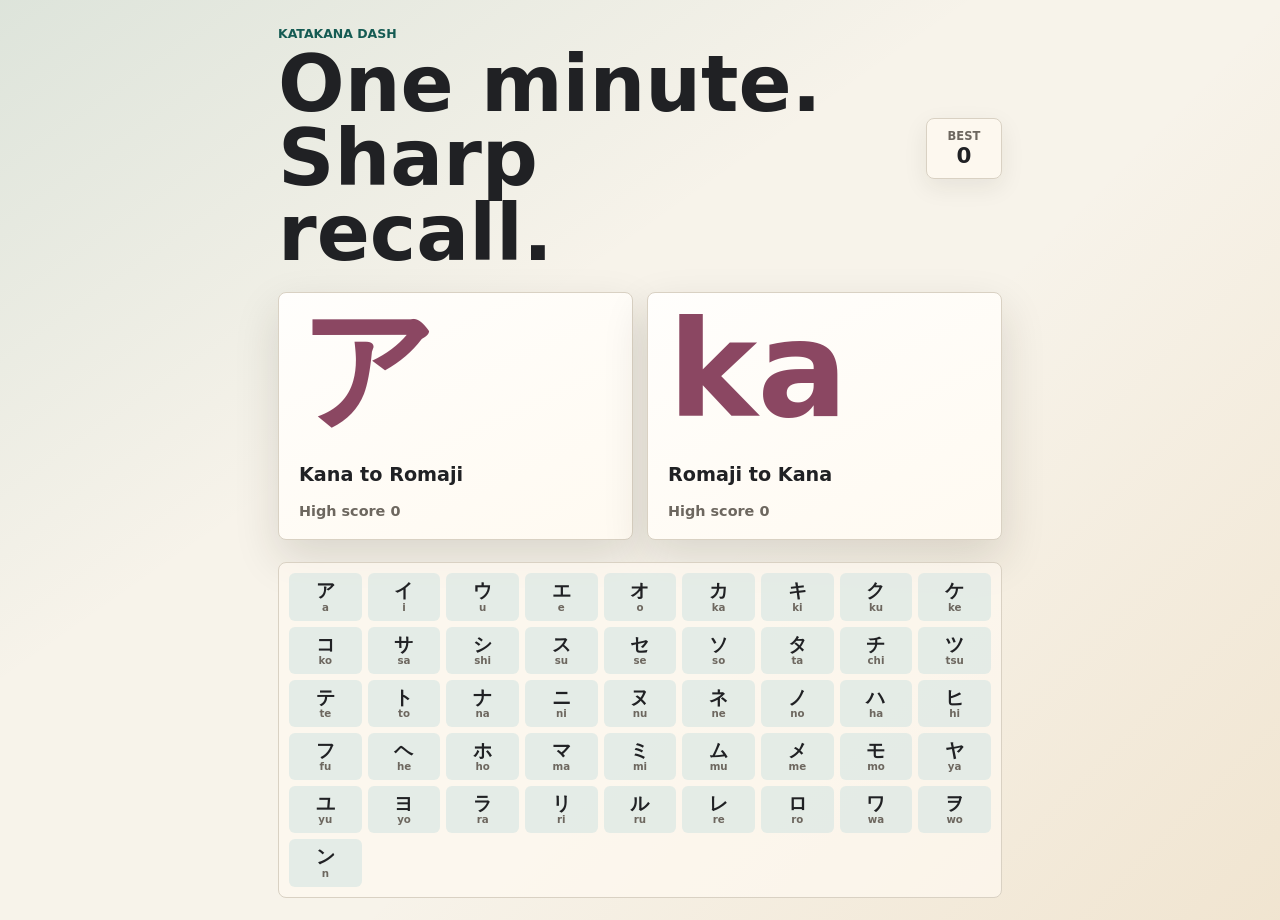
<file: index.html>
<!doctype html>
<html lang="en">
  <head>
    <meta charset="utf-8" />
    <meta name="viewport" content="width=device-width, initial-scale=1, viewport-fit=cover" />
    <meta name="theme-color" content="#f7f3ea" />
    <meta name="apple-mobile-web-app-capable" content="yes" />
    <meta name="apple-mobile-web-app-title" content="Katakana Dash" />
    <meta name="apple-mobile-web-app-status-bar-style" content="default" />
    <title>Katakana Dash</title>
    <link rel="manifest" href="manifest.webmanifest" />
    <link rel="stylesheet" href="styles.css" />
  </head>
  <body>
    <main class="app-shell" id="app">
      <section class="screen screen-menu is-active" id="menuScreen" aria-labelledby="appTitle">
        <div class="brand-row">
          <div>
            <p class="eyebrow">Katakana Dash</p>
            <h1 id="appTitle">One minute. Sharp recall.</h1>
          </div>
          <div class="score-pill">
            <span>Best</span>
            <strong id="overallBest">0</strong>
          </div>
        </div>

        <div class="mode-grid" aria-label="Game modes">
          <button class="mode-card" type="button" data-start-mode="type">
            <span class="mode-kana">ア</span>
            <span class="mode-title">Kana to Romaji</span>
            <span class="mode-meta">High score <strong id="typeBest">0</strong></span>
          </button>
          <button class="mode-card" type="button" data-start-mode="pick">
            <span class="mode-kana">ka</span>
            <span class="mode-title">Romaji to Kana</span>
            <span class="mode-meta">High score <strong id="pickBest">0</strong></span>
          </button>
        </div>

        <div class="study-band" aria-label="Katakana reference">
          <div class="study-strip" id="studyStrip"></div>
        </div>
      </section>

      <section class="screen screen-game" id="gameScreen" aria-live="polite">
        <header class="game-header">
          <button class="icon-button" id="backButton" type="button" aria-label="Back to menu">
            <span aria-hidden="true">‹</span>
          </button>
          <div class="game-title-block">
            <p class="eyebrow" id="modeLabel">Mode</p>
            <h2 id="promptLabel">Prompt</h2>
          </div>
          <div class="timer" id="timer" aria-label="Time remaining">1:00</div>
        </header>

        <div class="stat-row" aria-label="Current stats">
          <div>
            <span>Score</span>
            <strong id="score">0</strong>
          </div>
          <div>
            <span>Best</span>
            <strong id="modeBest">0</strong>
          </div>
          <div>
            <span>Streak</span>
            <strong id="streak">0</strong>
          </div>
        </div>

        <section class="play-panel" id="playPanel">
          <div class="prompt-card">
            <div class="prompt" id="prompt">ア</div>
            <div class="prompt-sub" id="promptSub">a</div>
          </div>

          <form class="answer-form" id="answerForm" autocomplete="off">
            <input
              id="answerInput"
              name="answer"
              type="text"
              inputmode="text"
              autocapitalize="none"
              autocomplete="off"
              autocorrect="off"
              spellcheck="false"
              aria-label="Romaji answer"
              maxlength="8"
            />
            <button class="primary-button" type="submit">Check</button>
          </form>

          <div class="choice-grid" id="choiceGrid" aria-label="Katakana choices"></div>
        </section>

        <p class="feedback" id="feedback" role="status"></p>
      </section>

      <section class="screen screen-result" id="resultScreen" aria-labelledby="resultTitle">
        <div class="result-card">
          <p class="eyebrow" id="resultMode">Round complete</p>
          <h2 id="resultTitle">Score 0</h2>
          <p class="result-copy" id="resultCopy">Best score 0</p>
          <div class="result-actions">
            <button class="primary-button" id="playAgainButton" type="button">Play Again</button>
            <button class="secondary-button" id="menuButton" type="button">Menu</button>
          </div>
        </div>
      </section>
    </main>

    <script src="app.js" defer></script>
  </body>
</html>
</file>
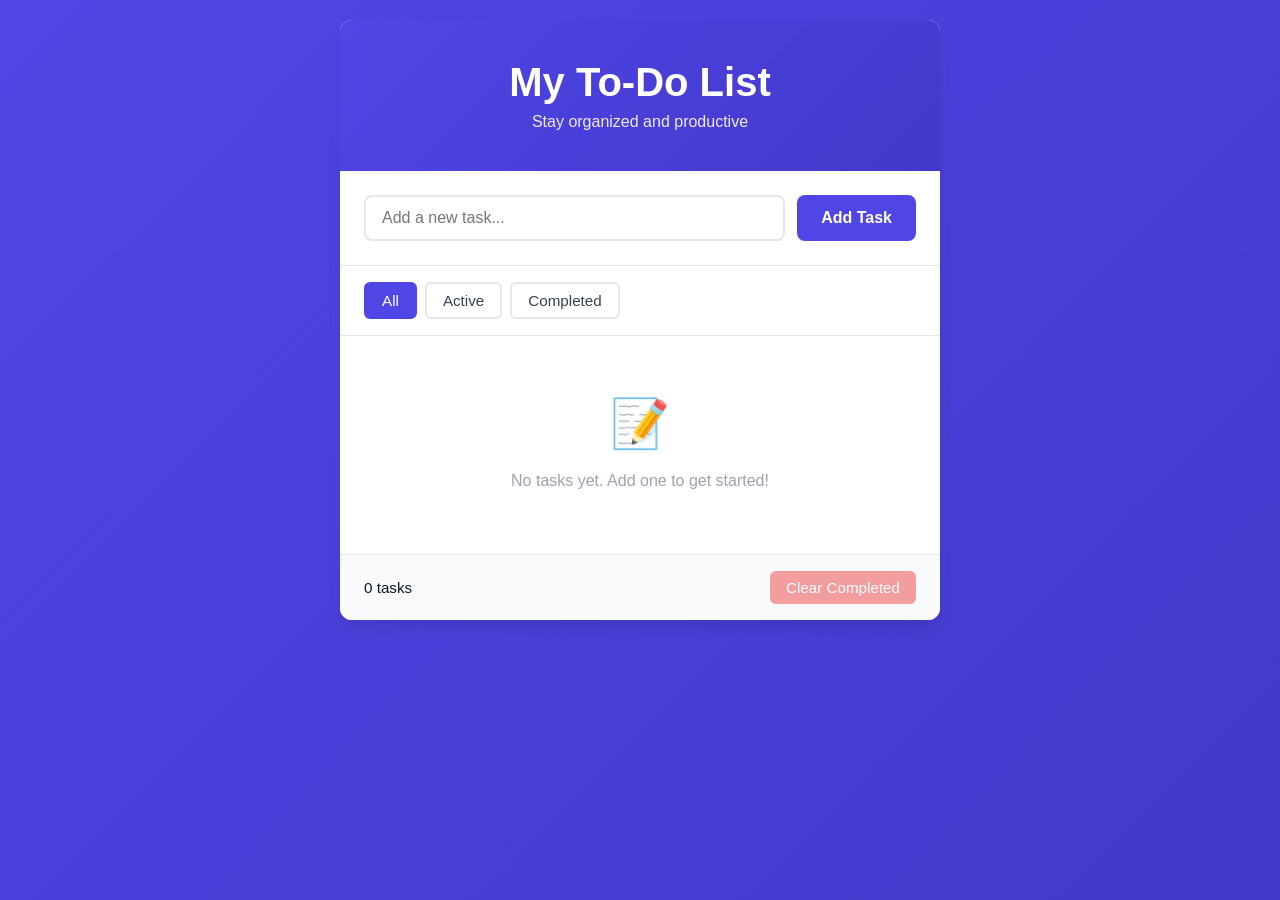
<file: todo/index.html>
<!DOCTYPE html>
<html lang="en">
<head>
    <meta charset="UTF-8">
    <meta name="viewport" content="width=device-width, initial-scale=1.0">
    <title>To-Do List</title>
    <link rel="stylesheet" href="styles.css">
</head>
<body>
    <div class="container">
        <header>
            <h1>My To-Do List</h1>
            <p class="subtitle">Stay organized and productive</p>
        </header>

        <div class="input-section">
            <form id="todoForm">
                <input
                    type="text"
                    id="todoInput"
                    class="todo-input"
                    placeholder="Add a new task..."
                    autocomplete="off"
                    required
                />
                <button type="submit" class="add-btn">Add Task</button>
            </form>
        </div>

        <div class="filter-section">
            <button class="filter-btn active" data-filter="all">All</button>
            <button class="filter-btn" data-filter="active">Active</button>
            <button class="filter-btn" data-filter="completed">Completed</button>
        </div>

        <ul id="todoList" class="todo-list"></ul>

        <div class="stats-section">
            <span id="taskCount" class="task-count">0 tasks</span>
            <button id="clearBtn" class="clear-btn">Clear Completed</button>
        </div>
    </div>

    <script src="app.js"></script>
</body>
</html>
</file>
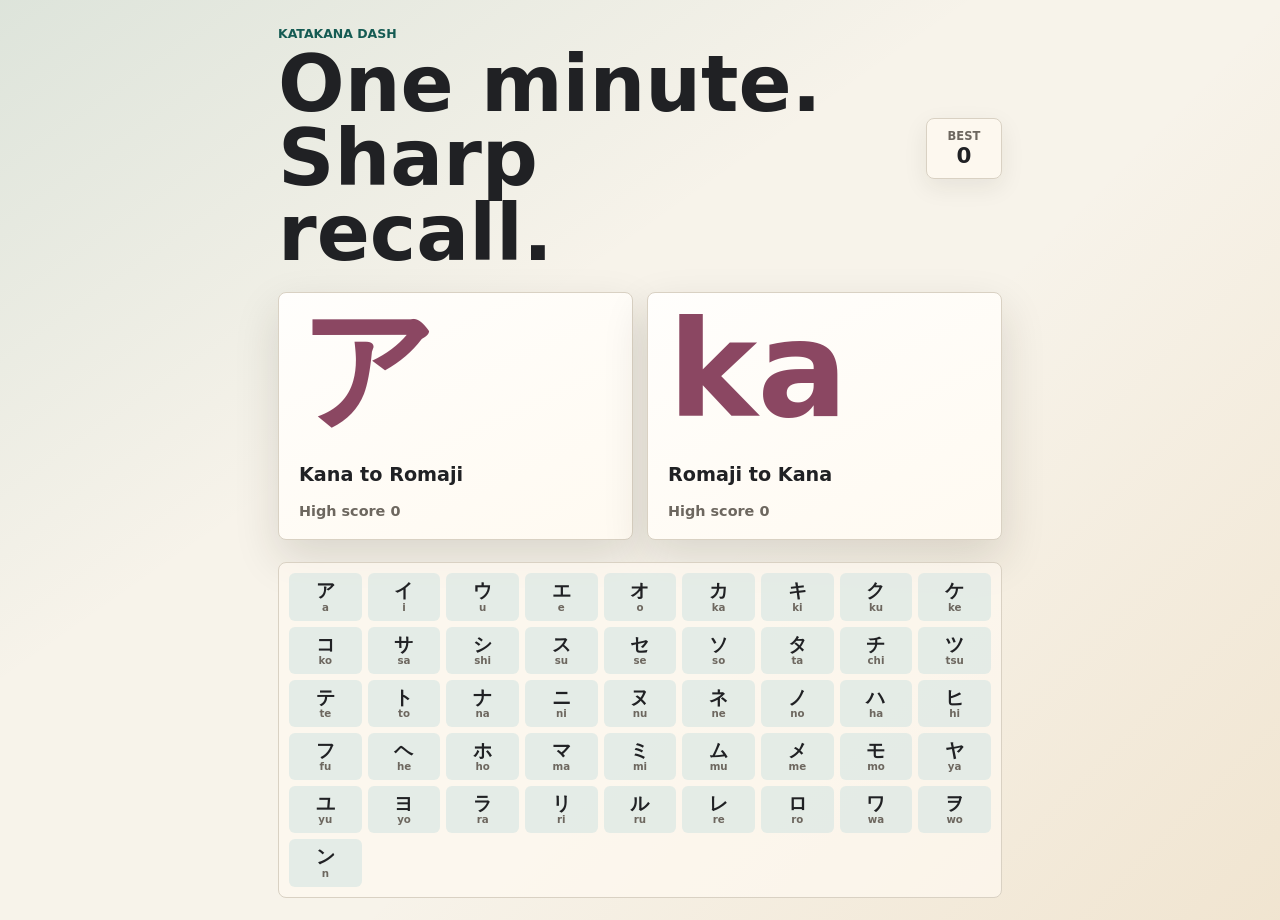
<file: katakana-dash-standalone.html>
<!doctype html>
<html lang="en">
  <head>
    <meta charset="utf-8" />
    <meta name="viewport" content="width=device-width, initial-scale=1, viewport-fit=cover" />
    <meta name="theme-color" content="#f7f3ea" />
    <meta name="apple-mobile-web-app-capable" content="yes" />
    <meta name="apple-mobile-web-app-title" content="Katakana Dash" />
    <meta name="apple-mobile-web-app-status-bar-style" content="default" />
    <title>Katakana Dash</title>
    <style>
:root {
  color-scheme: light;
  --paper: #f7f3ea;
  --ink: #202124;
  --muted: #6d675f;
  --line: #d9d1c3;
  --panel: #fffaf1;
  --accent: #24786d;
  --accent-dark: #155b53;
  --plum: #8b4762;
  --gold: #c48424;
  --mist: #dde9e5;
  --wrong: #b34545;
  --right: #24786d;
  --shadow: 0 18px 45px rgba(43, 35, 22, 0.14);
  font-family:
    Inter, ui-sans-serif, system-ui, -apple-system, BlinkMacSystemFont, "Segoe UI", sans-serif;
}

* {
  box-sizing: border-box;
}

html {
  min-height: 100%;
  background:
    linear-gradient(145deg, rgba(36, 120, 109, 0.12), transparent 38%),
    linear-gradient(315deg, rgba(196, 132, 36, 0.13), transparent 42%),
    var(--paper);
}

body {
  min-height: 100%;
  margin: 0;
  color: var(--ink);
  letter-spacing: 0;
  -webkit-font-smoothing: antialiased;
}

button,
input {
  font: inherit;
}

button {
  border: 0;
  cursor: pointer;
  -webkit-tap-highlight-color: transparent;
}

.app-shell {
  min-height: 100svh;
  width: min(100%, 760px);
  margin: 0 auto;
  padding: max(18px, env(safe-area-inset-top)) 18px max(22px, env(safe-area-inset-bottom));
}

.screen {
  display: none;
  min-height: calc(100svh - 40px);
}

.screen.is-active {
  display: flex;
}

.screen-menu {
  flex-direction: column;
  gap: 22px;
  justify-content: space-between;
}

.brand-row,
.game-header {
  display: flex;
  align-items: center;
  justify-content: space-between;
  gap: 16px;
}

.brand-row {
  padding-top: 8px;
}

.eyebrow {
  margin: 0 0 6px;
  color: var(--accent-dark);
  font-size: 0.78rem;
  font-weight: 800;
  text-transform: uppercase;
}

h1,
h2,
p {
  margin-top: 0;
}

h1 {
  max-width: 560px;
  margin-bottom: 0;
  font-size: clamp(2.25rem, 12vw, 4.9rem);
  line-height: 0.95;
  letter-spacing: 0;
}

.score-pill,
.timer {
  min-width: 76px;
  border: 1px solid var(--line);
  border-radius: 8px;
  background: rgba(255, 250, 241, 0.78);
  padding: 10px 12px;
  text-align: center;
  box-shadow: 0 8px 24px rgba(43, 35, 22, 0.08);
}

.score-pill span,
.stat-row span {
  display: block;
  color: var(--muted);
  font-size: 0.72rem;
  font-weight: 800;
  text-transform: uppercase;
}

.score-pill strong,
.timer {
  font-size: 1.34rem;
  font-weight: 900;
}

.mode-grid {
  display: grid;
  grid-template-columns: repeat(2, minmax(0, 1fr));
  gap: 14px;
}

.mode-card {
  display: grid;
  min-height: 248px;
  border: 1px solid var(--line);
  border-radius: 8px;
  background:
    linear-gradient(155deg, rgba(255, 255, 255, 0.78), rgba(255, 250, 241, 0.92)),
    var(--panel);
  color: var(--ink);
  padding: 20px;
  text-align: left;
  box-shadow: var(--shadow);
  transition:
    transform 150ms ease,
    border-color 150ms ease,
    box-shadow 150ms ease;
}

.mode-card:active {
  transform: scale(0.98);
}

.mode-card:focus-visible,
.primary-button:focus-visible,
.secondary-button:focus-visible,
.icon-button:focus-visible,
.choice-button:focus-visible,
input:focus-visible {
  outline: 3px solid rgba(36, 120, 109, 0.38);
  outline-offset: 3px;
}

.mode-kana {
  align-self: start;
  color: var(--plum);
  font-size: clamp(3.8rem, 20vw, 8.4rem);
  font-weight: 900;
  line-height: 0.85;
}

.mode-title {
  align-self: end;
  font-size: 1.2rem;
  font-weight: 900;
}

.mode-meta {
  align-self: end;
  color: var(--muted);
  font-size: 0.9rem;
  font-weight: 700;
}

.study-band {
  overflow: hidden;
  border: 1px solid var(--line);
  border-radius: 8px;
  background: rgba(255, 250, 241, 0.7);
  padding: 10px;
}

.study-strip {
  display: grid;
  grid-template-columns: repeat(9, minmax(0, 1fr));
  gap: 6px;
}

.study-tile {
  min-width: 0;
  border-radius: 6px;
  background: rgba(221, 233, 229, 0.76);
  padding: 8px 2px;
  text-align: center;
}

.study-tile b {
  display: block;
  font-size: 1.2rem;
  line-height: 1;
}

.study-tile span {
  display: block;
  color: var(--muted);
  font-size: 0.64rem;
  font-weight: 800;
}

.screen-game {
  flex-direction: column;
  gap: 16px;
}

.game-header {
  position: sticky;
  top: 0;
  z-index: 2;
  margin: -2px -18px 0;
  padding: max(10px, env(safe-area-inset-top)) 18px 10px;
  background: rgba(247, 243, 234, 0.92);
  backdrop-filter: blur(18px);
}

.icon-button {
  display: grid;
  width: 46px;
  height: 46px;
  flex: 0 0 46px;
  place-items: center;
  border: 1px solid var(--line);
  border-radius: 8px;
  background: var(--panel);
  color: var(--ink);
  font-size: 2.2rem;
  line-height: 1;
}

.game-title-block {
  min-width: 0;
  flex: 1;
}

.game-title-block h2 {
  margin-bottom: 0;
  overflow: hidden;
  font-size: 1.32rem;
  line-height: 1.08;
  text-overflow: ellipsis;
  white-space: nowrap;
}

.timer {
  min-width: 76px;
  background: var(--ink);
  color: white;
}

.stat-row {
  display: grid;
  grid-template-columns: repeat(3, minmax(0, 1fr));
  gap: 8px;
}

.stat-row > div {
  border: 1px solid var(--line);
  border-radius: 8px;
  background: rgba(255, 250, 241, 0.72);
  padding: 10px;
  text-align: center;
}

.stat-row strong {
  display: block;
  margin-top: 2px;
  font-size: 1.45rem;
  line-height: 1;
}

.play-panel {
  display: flex;
  flex: 1;
  flex-direction: column;
  gap: 14px;
  justify-content: center;
}

.prompt-card {
  display: grid;
  min-height: 230px;
  place-items: center;
  border: 1px solid var(--line);
  border-radius: 8px;
  background: var(--panel);
  box-shadow: var(--shadow);
}

.prompt {
  color: var(--plum);
  font-size: clamp(5.8rem, 34vw, 14rem);
  font-weight: 950;
  line-height: 0.88;
}

.prompt-sub {
  align-self: start;
  min-height: 24px;
  margin-top: -22px;
  color: var(--muted);
  font-size: 1rem;
  font-weight: 900;
}

.answer-form {
  display: grid;
  grid-template-columns: minmax(0, 1fr) auto;
  gap: 10px;
}

.answer-form[hidden],
.choice-grid[hidden] {
  display: none;
}

input {
  width: 100%;
  min-height: 54px;
  border: 1px solid var(--line);
  border-radius: 8px;
  background: white;
  color: var(--ink);
  padding: 0 16px;
  font-size: 1.35rem;
  font-weight: 800;
}

.primary-button,
.secondary-button {
  min-height: 54px;
  border-radius: 8px;
  padding: 0 18px;
  font-weight: 900;
}

.primary-button {
  background: var(--accent);
  color: white;
}

.secondary-button {
  border: 1px solid var(--line);
  background: white;
  color: var(--ink);
}

.choice-grid {
  display: grid;
  grid-template-columns: repeat(5, minmax(0, 1fr));
  gap: 8px;
}

.choice-button {
  aspect-ratio: 1;
  border: 1px solid var(--line);
  border-radius: 8px;
  background: white;
  color: var(--ink);
  font-size: clamp(1.55rem, 8vw, 2.7rem);
  font-weight: 900;
  box-shadow: 0 8px 20px rgba(43, 35, 22, 0.07);
  transition:
    transform 120ms ease,
    background 120ms ease,
    color 120ms ease;
}

.choice-button:active {
  transform: scale(0.95);
}

.choice-button.is-right {
  background: var(--right);
  color: white;
}

.choice-button.is-wrong {
  background: var(--wrong);
  color: white;
}

.feedback {
  min-height: 28px;
  margin: 0;
  color: var(--muted);
  font-weight: 800;
  text-align: center;
}

.feedback.is-right {
  color: var(--right);
}

.feedback.is-wrong {
  color: var(--wrong);
}

.screen-result {
  align-items: center;
  justify-content: center;
}

.result-card {
  width: min(100%, 430px);
  border: 1px solid var(--line);
  border-radius: 8px;
  background: var(--panel);
  padding: 24px;
  box-shadow: var(--shadow);
}

.result-card h2 {
  margin-bottom: 8px;
  font-size: 3rem;
  line-height: 0.95;
}

.result-copy {
  color: var(--muted);
  font-weight: 800;
}

.result-actions {
  display: grid;
  grid-template-columns: 1fr 1fr;
  gap: 10px;
  margin-top: 20px;
}

@media (max-width: 620px) {
  .app-shell {
    padding-inline: 14px;
  }

  .mode-grid {
    grid-template-columns: 1fr;
  }

  .mode-card {
    min-height: 172px;
  }

  .study-strip {
    grid-template-columns: repeat(6, minmax(0, 1fr));
  }
}

@media (max-width: 390px) {
  .answer-form {
    grid-template-columns: 1fr;
  }

  .choice-grid {
    gap: 6px;
  }

  .game-title-block h2 {
    font-size: 1.08rem;
  }
}

    </style>
  </head>
  <body>
    <main class="app-shell" id="app">
      <section class="screen screen-menu is-active" id="menuScreen" aria-labelledby="appTitle">
        <div class="brand-row">
          <div>
            <p class="eyebrow">Katakana Dash</p>
            <h1 id="appTitle">One minute. Sharp recall.</h1>
          </div>
          <div class="score-pill">
            <span>Best</span>
            <strong id="overallBest">0</strong>
          </div>
        </div>

        <div class="mode-grid" aria-label="Game modes">
          <button class="mode-card" type="button" data-start-mode="type">
            <span class="mode-kana">ア</span>
            <span class="mode-title">Kana to Romaji</span>
            <span class="mode-meta">High score <strong id="typeBest">0</strong></span>
          </button>
          <button class="mode-card" type="button" data-start-mode="pick">
            <span class="mode-kana">ka</span>
            <span class="mode-title">Romaji to Kana</span>
            <span class="mode-meta">High score <strong id="pickBest">0</strong></span>
          </button>
        </div>

        <div class="study-band" aria-label="Katakana reference">
          <div class="study-strip" id="studyStrip"></div>
        </div>
      </section>

      <section class="screen screen-game" id="gameScreen" aria-live="polite">
        <header class="game-header">
          <button class="icon-button" id="backButton" type="button" aria-label="Back to menu">
            <span aria-hidden="true">‹</span>
          </button>
          <div class="game-title-block">
            <p class="eyebrow" id="modeLabel">Mode</p>
            <h2 id="promptLabel">Prompt</h2>
          </div>
          <div class="timer" id="timer" aria-label="Time remaining">1:00</div>
        </header>

        <div class="stat-row" aria-label="Current stats">
          <div>
            <span>Score</span>
            <strong id="score">0</strong>
          </div>
          <div>
            <span>Best</span>
            <strong id="modeBest">0</strong>
          </div>
          <div>
            <span>Streak</span>
            <strong id="streak">0</strong>
          </div>
        </div>

        <section class="play-panel" id="playPanel">
          <div class="prompt-card">
            <div class="prompt" id="prompt">ア</div>
            <div class="prompt-sub" id="promptSub">a</div>
          </div>

          <form class="answer-form" id="answerForm" autocomplete="off">
            <input
              id="answerInput"
              name="answer"
              type="text"
              inputmode="text"
              autocapitalize="none"
              autocomplete="off"
              autocorrect="off"
              spellcheck="false"
              aria-label="Romaji answer"
              maxlength="8"
            />
            <button class="primary-button" type="submit">Check</button>
          </form>

          <div class="choice-grid" id="choiceGrid" aria-label="Katakana choices"></div>
        </section>

        <p class="feedback" id="feedback" role="status"></p>
      </section>

      <section class="screen screen-result" id="resultScreen" aria-labelledby="resultTitle">
        <div class="result-card">
          <p class="eyebrow" id="resultMode">Round complete</p>
          <h2 id="resultTitle">Score 0</h2>
          <p class="result-copy" id="resultCopy">Best score 0</p>
          <div class="result-actions">
            <button class="primary-button" id="playAgainButton" type="button">Play Again</button>
            <button class="secondary-button" id="menuButton" type="button">Menu</button>
          </div>
        </div>
      </section>
    </main>
    <script>
const KANA = [
  { kana: "ア", romaji: ["a"] },
  { kana: "イ", romaji: ["i"] },
  { kana: "ウ", romaji: ["u"] },
  { kana: "エ", romaji: ["e"] },
  { kana: "オ", romaji: ["o"] },
  { kana: "カ", romaji: ["ka"] },
  { kana: "キ", romaji: ["ki"] },
  { kana: "ク", romaji: ["ku"] },
  { kana: "ケ", romaji: ["ke"] },
  { kana: "コ", romaji: ["ko"] },
  { kana: "サ", romaji: ["sa"] },
  { kana: "シ", romaji: ["shi", "si"] },
  { kana: "ス", romaji: ["su"] },
  { kana: "セ", romaji: ["se"] },
  { kana: "ソ", romaji: ["so"] },
  { kana: "タ", romaji: ["ta"] },
  { kana: "チ", romaji: ["chi", "ti"] },
  { kana: "ツ", romaji: ["tsu", "tu"] },
  { kana: "テ", romaji: ["te"] },
  { kana: "ト", romaji: ["to"] },
  { kana: "ナ", romaji: ["na"] },
  { kana: "ニ", romaji: ["ni"] },
  { kana: "ヌ", romaji: ["nu"] },
  { kana: "ネ", romaji: ["ne"] },
  { kana: "ノ", romaji: ["no"] },
  { kana: "ハ", romaji: ["ha"] },
  { kana: "ヒ", romaji: ["hi"] },
  { kana: "フ", romaji: ["fu", "hu"] },
  { kana: "ヘ", romaji: ["he"] },
  { kana: "ホ", romaji: ["ho"] },
  { kana: "マ", romaji: ["ma"] },
  { kana: "ミ", romaji: ["mi"] },
  { kana: "ム", romaji: ["mu"] },
  { kana: "メ", romaji: ["me"] },
  { kana: "モ", romaji: ["mo"] },
  { kana: "ヤ", romaji: ["ya"] },
  { kana: "ユ", romaji: ["yu"] },
  { kana: "ヨ", romaji: ["yo"] },
  { kana: "ラ", romaji: ["ra"] },
  { kana: "リ", romaji: ["ri"] },
  { kana: "ル", romaji: ["ru"] },
  { kana: "レ", romaji: ["re"] },
  { kana: "ロ", romaji: ["ro"] },
  { kana: "ワ", romaji: ["wa"] },
  { kana: "ヲ", romaji: ["wo", "o"] },
  { kana: "ン", romaji: ["n"] },
  { kana: "ガ", romaji: ["ga"] },
  { kana: "ギ", romaji: ["gi"] },
  { kana: "グ", romaji: ["gu"] },
  { kana: "ゲ", romaji: ["ge"] },
  { kana: "ゴ", romaji: ["go"] },
  { kana: "ザ", romaji: ["za"] },
  { kana: "ジ", romaji: ["ji", "zi"] },
  { kana: "ズ", romaji: ["zu"] },
  { kana: "ゼ", romaji: ["ze"] },
  { kana: "ゾ", romaji: ["zo"] },
  { kana: "ダ", romaji: ["da"] },
  { kana: "ヂ", romaji: ["di", "ji"] },
  { kana: "ヅ", romaji: ["du", "zu"] },
  { kana: "デ", romaji: ["de"] },
  { kana: "ド", romaji: ["do"] },
  { kana: "バ", romaji: ["ba"] },
  { kana: "ビ", romaji: ["bi"] },
  { kana: "ブ", romaji: ["bu"] },
  { kana: "ベ", romaji: ["be"] },
  { kana: "ボ", romaji: ["bo"] },
  { kana: "パ", romaji: ["pa"] },
  { kana: "ピ", romaji: ["pi"] },
  { kana: "プ", romaji: ["pu"] },
  { kana: "ペ", romaji: ["pe"] },
  { kana: "ポ", romaji: ["po"] },
];

const ROUND_SECONDS = 60;
const SCORE_KEY = "katakana-dash-scores";

const screens = {
  menu: document.querySelector("#menuScreen"),
  game: document.querySelector("#gameScreen"),
  result: document.querySelector("#resultScreen"),
};

const els = {
  overallBest: document.querySelector("#overallBest"),
  typeBest: document.querySelector("#typeBest"),
  pickBest: document.querySelector("#pickBest"),
  studyStrip: document.querySelector("#studyStrip"),
  modeLabel: document.querySelector("#modeLabel"),
  promptLabel: document.querySelector("#promptLabel"),
  timer: document.querySelector("#timer"),
  score: document.querySelector("#score"),
  modeBest: document.querySelector("#modeBest"),
  streak: document.querySelector("#streak"),
  prompt: document.querySelector("#prompt"),
  promptSub: document.querySelector("#promptSub"),
  answerForm: document.querySelector("#answerForm"),
  answerInput: document.querySelector("#answerInput"),
  choiceGrid: document.querySelector("#choiceGrid"),
  feedback: document.querySelector("#feedback"),
  resultMode: document.querySelector("#resultMode"),
  resultTitle: document.querySelector("#resultTitle"),
  resultCopy: document.querySelector("#resultCopy"),
};

let activeMode = "type";
let activePrompt = null;
let score = 0;
let streak = 0;
let timeLeft = ROUND_SECONDS;
let timerId = null;
let scores = loadScores();
let acceptingAnswers = false;
let lastPromptKana = "";

function loadScores() {
  try {
    return { type: 0, pick: 0, ...JSON.parse(localStorage.getItem(SCORE_KEY)) };
  } catch {
    return { type: 0, pick: 0 };
  }
}

function saveScores() {
  localStorage.setItem(SCORE_KEY, JSON.stringify(scores));
}

function showScreen(name) {
  Object.values(screens).forEach((screen) => screen.classList.remove("is-active"));
  screens[name].classList.add("is-active");
}

function updateScoreboards() {
  els.typeBest.textContent = scores.type;
  els.pickBest.textContent = scores.pick;
  els.overallBest.textContent = Math.max(scores.type, scores.pick);
  els.modeBest.textContent = scores[activeMode] ?? 0;
}

function setupStudyStrip() {
  const preview = KANA.slice(0, 46);
  els.studyStrip.replaceChildren(
    ...preview.map((item) => {
      const tile = document.createElement("div");
      tile.className = "study-tile";

      const kana = document.createElement("b");
      kana.textContent = item.kana;

      const romaji = document.createElement("span");
      romaji.textContent = item.romaji[0];

      tile.append(kana, romaji);
      return tile;
    }),
  );
}

function shuffle(items) {
  const shuffled = [...items];
  for (let index = shuffled.length - 1; index > 0; index -= 1) {
    const swapIndex = Math.floor(Math.random() * (index + 1));
    [shuffled[index], shuffled[swapIndex]] = [shuffled[swapIndex], shuffled[index]];
  }
  return shuffled;
}

function randomKana(exceptKana = "") {
  let next = KANA[Math.floor(Math.random() * KANA.length)];
  if (KANA.length > 1) {
    while (next.kana === exceptKana) {
      next = KANA[Math.floor(Math.random() * KANA.length)];
    }
  }
  return next;
}

function formatTime(seconds) {
  const mins = Math.floor(seconds / 60);
  const secs = String(seconds % 60).padStart(2, "0");
  return `${mins}:${secs}`;
}

function setFeedback(message, tone = "") {
  els.feedback.textContent = message;
  els.feedback.className = `feedback${tone ? ` is-${tone}` : ""}`;
}

function startGame(mode) {
  activeMode = mode;
  score = 0;
  streak = 0;
  timeLeft = ROUND_SECONDS;
  acceptingAnswers = true;
  lastPromptKana = "";

  clearInterval(timerId);
  updateScoreboards();
  updateStats();

  els.modeLabel.textContent = mode === "type" ? "Kana to Romaji" : "Romaji to Kana";
  els.promptLabel.textContent = mode === "type" ? "Type the romaji" : "Choose the katakana";
  els.answerForm.hidden = mode !== "type";
  els.choiceGrid.hidden = mode !== "pick";
  els.timer.textContent = formatTime(timeLeft);
  setFeedback("");
  showScreen("game");
  nextPrompt();

  timerId = setInterval(() => {
    timeLeft -= 1;
    els.timer.textContent = formatTime(Math.max(timeLeft, 0));
    if (timeLeft <= 0) {
      finishGame();
    }
  }, 1000);
}

function updateStats() {
  els.score.textContent = score;
  els.streak.textContent = streak;
  els.modeBest.textContent = scores[activeMode] ?? 0;
}

function nextPrompt() {
  activePrompt = randomKana(lastPromptKana);
  lastPromptKana = activePrompt.kana;

  if (activeMode === "type") {
    els.prompt.textContent = activePrompt.kana;
    els.promptSub.textContent = "";
    els.answerInput.value = "";
    window.setTimeout(() => els.answerInput.focus({ preventScroll: true }), 50);
  } else {
    els.prompt.textContent = activePrompt.romaji[0];
    els.promptSub.textContent = "";
    renderChoices(activePrompt);
  }
}

function renderChoices(correct) {
  const distractors = shuffle(KANA.filter((item) => item.kana !== correct.kana)).slice(0, 24);
  const choices = shuffle([correct, ...distractors]);

  els.choiceGrid.replaceChildren(
    ...choices.map((item) => {
      const button = document.createElement("button");
      button.className = "choice-button";
      button.type = "button";
      button.textContent = item.kana;
      button.setAttribute("aria-label", item.kana);
      button.addEventListener("click", () => handlePick(item, button));
      return button;
    }),
  );
}

function normalizeAnswer(value) {
  return value.trim().toLowerCase().replace(/\s+/g, "");
}

function awardPoint() {
  streak += 1;
  score += 1 + Math.floor(streak / 5);
  if (score > scores[activeMode]) {
    scores[activeMode] = score;
    saveScores();
  }
  updateScoreboards();
  updateStats();
}

function handleMiss(correctText) {
  streak = 0;
  updateStats();
  setFeedback(`Answer: ${correctText}`, "wrong");
}

function handleTypeSubmit(event) {
  event.preventDefault();
  if (!acceptingAnswers || activeMode !== "type") return;

  const answer = normalizeAnswer(els.answerInput.value);
  if (!answer) return;

  if (activePrompt.romaji.includes(answer)) {
    awardPoint();
    setFeedback("Correct", "right");
  } else {
    handleMiss(activePrompt.romaji[0]);
  }
  nextPrompt();
}

function handlePick(choice, button) {
  if (!acceptingAnswers || activeMode !== "pick") return;
  acceptingAnswers = false;

  const isCorrect = choice.kana === activePrompt.kana;
  if (isCorrect) {
    button.classList.add("is-right");
    awardPoint();
    setFeedback("Correct", "right");
  } else {
    button.classList.add("is-wrong");
    handleMiss(activePrompt.kana);
    const rightButton = [...els.choiceGrid.children].find(
      (child) => child.textContent === activePrompt.kana,
    );
    rightButton?.classList.add("is-right");
  }

  window.setTimeout(() => {
    acceptingAnswers = true;
    nextPrompt();
  }, isCorrect ? 180 : 520);
}

function finishGame() {
  clearInterval(timerId);
  acceptingAnswers = false;
  saveScores();
  updateScoreboards();

  els.resultMode.textContent = activeMode === "type" ? "Kana to Romaji" : "Romaji to Kana";
  els.resultTitle.textContent = `Score ${score}`;
  els.resultCopy.textContent = `Best score ${scores[activeMode]}`;
  showScreen("result");
}

function backToMenu() {
  clearInterval(timerId);
  acceptingAnswers = false;
  updateScoreboards();
  showScreen("menu");
}

document.querySelectorAll("[data-start-mode]").forEach((button) => {
  button.addEventListener("click", () => startGame(button.dataset.startMode));
});

document.querySelector("#backButton").addEventListener("click", backToMenu);
document.querySelector("#menuButton").addEventListener("click", backToMenu);
document.querySelector("#playAgainButton").addEventListener("click", () => startGame(activeMode));
els.answerForm.addEventListener("submit", handleTypeSubmit);

document.addEventListener("visibilitychange", () => {
  if (document.hidden && screens.game.classList.contains("is-active")) {
    finishGame();
  }
});

setupStudyStrip();
updateScoreboards();

    </script>
  </body>
</html>
</file>
<file: styles.css>
:root {
  color-scheme: light;
  --paper: #f7f3ea;
  --ink: #202124;
  --muted: #6d675f;
  --line: #d9d1c3;
  --panel: #fffaf1;
  --accent: #24786d;
  --accent-dark: #155b53;
  --plum: #8b4762;
  --gold: #c48424;
  --mist: #dde9e5;
  --wrong: #b34545;
  --right: #24786d;
  --shadow: 0 18px 45px rgba(43, 35, 22, 0.14);
  font-family:
    Inter, ui-sans-serif, system-ui, -apple-system, BlinkMacSystemFont, "Segoe UI", sans-serif;
}

* {
  box-sizing: border-box;
}

html {
  min-height: 100%;
  background:
    linear-gradient(145deg, rgba(36, 120, 109, 0.12), transparent 38%),
    linear-gradient(315deg, rgba(196, 132, 36, 0.13), transparent 42%),
    var(--paper);
}

body {
  min-height: 100%;
  margin: 0;
  color: var(--ink);
  letter-spacing: 0;
  -webkit-font-smoothing: antialiased;
}

button,
input {
  font: inherit;
}

button {
  border: 0;
  cursor: pointer;
  -webkit-tap-highlight-color: transparent;
}

.app-shell {
  min-height: 100svh;
  width: min(100%, 760px);
  margin: 0 auto;
  padding: max(18px, env(safe-area-inset-top)) 18px max(22px, env(safe-area-inset-bottom));
}

.screen {
  display: none;
  min-height: calc(100svh - 40px);
}

.screen.is-active {
  display: flex;
}

.screen-menu {
  flex-direction: column;
  gap: 22px;
  justify-content: space-between;
}

.brand-row,
.game-header {
  display: flex;
  align-items: center;
  justify-content: space-between;
  gap: 16px;
}

.brand-row {
  padding-top: 8px;
}

.eyebrow {
  margin: 0 0 6px;
  color: var(--accent-dark);
  font-size: 0.78rem;
  font-weight: 800;
  text-transform: uppercase;
}

h1,
h2,
p {
  margin-top: 0;
}

h1 {
  max-width: 560px;
  margin-bottom: 0;
  font-size: clamp(2.25rem, 12vw, 4.9rem);
  line-height: 0.95;
  letter-spacing: 0;
}

.score-pill,
.timer {
  min-width: 76px;
  border: 1px solid var(--line);
  border-radius: 8px;
  background: rgba(255, 250, 241, 0.78);
  padding: 10px 12px;
  text-align: center;
  box-shadow: 0 8px 24px rgba(43, 35, 22, 0.08);
}

.score-pill span,
.stat-row span {
  display: block;
  color: var(--muted);
  font-size: 0.72rem;
  font-weight: 800;
  text-transform: uppercase;
}

.score-pill strong,
.timer {
  font-size: 1.34rem;
  font-weight: 900;
}

.mode-grid {
  display: grid;
  grid-template-columns: repeat(2, minmax(0, 1fr));
  gap: 14px;
}

.mode-card {
  display: grid;
  min-height: 248px;
  border: 1px solid var(--line);
  border-radius: 8px;
  background:
    linear-gradient(155deg, rgba(255, 255, 255, 0.78), rgba(255, 250, 241, 0.92)),
    var(--panel);
  color: var(--ink);
  padding: 20px;
  text-align: left;
  box-shadow: var(--shadow);
  transition:
    transform 150ms ease,
    border-color 150ms ease,
    box-shadow 150ms ease;
}

.mode-card:active {
  transform: scale(0.98);
}

.mode-card:focus-visible,
.primary-button:focus-visible,
.secondary-button:focus-visible,
.icon-button:focus-visible,
.choice-button:focus-visible,
input:focus-visible {
  outline: 3px solid rgba(36, 120, 109, 0.38);
  outline-offset: 3px;
}

.mode-kana {
  align-self: start;
  color: var(--plum);
  font-size: clamp(3.8rem, 20vw, 8.4rem);
  font-weight: 900;
  line-height: 0.85;
}

.mode-title {
  align-self: end;
  font-size: 1.2rem;
  font-weight: 900;
}

.mode-meta {
  align-self: end;
  color: var(--muted);
  font-size: 0.9rem;
  font-weight: 700;
}

.study-band {
  overflow: hidden;
  border: 1px solid var(--line);
  border-radius: 8px;
  background: rgba(255, 250, 241, 0.7);
  padding: 10px;
}

.study-strip {
  display: grid;
  grid-template-columns: repeat(9, minmax(0, 1fr));
  gap: 6px;
}

.study-tile {
  min-width: 0;
  border-radius: 6px;
  background: rgba(221, 233, 229, 0.76);
  padding: 8px 2px;
  text-align: center;
}

.study-tile b {
  display: block;
  font-size: 1.2rem;
  line-height: 1;
}

.study-tile span {
  display: block;
  color: var(--muted);
  font-size: 0.64rem;
  font-weight: 800;
}

.screen-game {
  flex-direction: column;
  gap: 16px;
}

.game-header {
  position: sticky;
  top: 0;
  z-index: 2;
  margin: -2px -18px 0;
  padding: max(10px, env(safe-area-inset-top)) 18px 10px;
  background: rgba(247, 243, 234, 0.92);
  backdrop-filter: blur(18px);
}

.icon-button {
  display: grid;
  width: 46px;
  height: 46px;
  flex: 0 0 46px;
  place-items: center;
  border: 1px solid var(--line);
  border-radius: 8px;
  background: var(--panel);
  color: var(--ink);
  font-size: 2.2rem;
  line-height: 1;
}

.game-title-block {
  min-width: 0;
  flex: 1;
}

.game-title-block h2 {
  margin-bottom: 0;
  overflow: hidden;
  font-size: 1.32rem;
  line-height: 1.08;
  text-overflow: ellipsis;
  white-space: nowrap;
}

.timer {
  min-width: 76px;
  background: var(--ink);
  color: white;
}

.stat-row {
  display: grid;
  grid-template-columns: repeat(3, minmax(0, 1fr));
  gap: 8px;
}

.stat-row > div {
  border: 1px solid var(--line);
  border-radius: 8px;
  background: rgba(255, 250, 241, 0.72);
  padding: 10px;
  text-align: center;
}

.stat-row strong {
  display: block;
  margin-top: 2px;
  font-size: 1.45rem;
  line-height: 1;
}

.play-panel {
  display: flex;
  flex: 1;
  flex-direction: column;
  gap: 14px;
  justify-content: center;
}

.prompt-card {
  display: grid;
  min-height: 230px;
  place-items: center;
  border: 1px solid var(--line);
  border-radius: 8px;
  background: var(--panel);
  box-shadow: var(--shadow);
}

.prompt {
  color: var(--plum);
  font-size: clamp(5.8rem, 34vw, 14rem);
  font-weight: 950;
  line-height: 0.88;
}

.prompt-sub {
  align-self: start;
  min-height: 24px;
  margin-top: -22px;
  color: var(--muted);
  font-size: 1rem;
  font-weight: 900;
}

.answer-form {
  display: grid;
  grid-template-columns: minmax(0, 1fr) auto;
  gap: 10px;
}

.answer-form[hidden],
.choice-grid[hidden] {
  display: none;
}

input {
  width: 100%;
  min-height: 54px;
  border: 1px solid var(--line);
  border-radius: 8px;
  background: white;
  color: var(--ink);
  padding: 0 16px;
  font-size: 1.35rem;
  font-weight: 800;
}

.primary-button,
.secondary-button {
  min-height: 54px;
  border-radius: 8px;
  padding: 0 18px;
  font-weight: 900;
}

.primary-button {
  background: var(--accent);
  color: white;
}

.secondary-button {
  border: 1px solid var(--line);
  background: white;
  color: var(--ink);
}

.choice-grid {
  display: grid;
  grid-template-columns: repeat(5, minmax(0, 1fr));
  gap: 8px;
}

.choice-button {
  aspect-ratio: 1;
  border: 1px solid var(--line);
  border-radius: 8px;
  background: white;
  color: var(--ink);
  font-size: clamp(1.55rem, 8vw, 2.7rem);
  font-weight: 900;
  box-shadow: 0 8px 20px rgba(43, 35, 22, 0.07);
  transition:
    transform 120ms ease,
    background 120ms ease,
    color 120ms ease;
}

.choice-button:active {
  transform: scale(0.95);
}

.choice-button.is-right {
  background: var(--right);
  color: white;
}

.choice-button.is-wrong {
  background: var(--wrong);
  color: white;
}

.feedback {
  min-height: 28px;
  margin: 0;
  color: var(--muted);
  font-weight: 800;
  text-align: center;
}

.feedback.is-right {
  color: var(--right);
}

.feedback.is-wrong {
  color: var(--wrong);
}

.screen-result {
  align-items: center;
  justify-content: center;
}

.result-card {
  width: min(100%, 430px);
  border: 1px solid var(--line);
  border-radius: 8px;
  background: var(--panel);
  padding: 24px;
  box-shadow: var(--shadow);
}

.result-card h2 {
  margin-bottom: 8px;
  font-size: 3rem;
  line-height: 0.95;
}

.result-copy {
  color: var(--muted);
  font-weight: 800;
}

.result-actions {
  display: grid;
  grid-template-columns: 1fr 1fr;
  gap: 10px;
  margin-top: 20px;
}

@media (max-width: 620px) {
  .app-shell {
    padding-inline: 14px;
  }

  .mode-grid {
    grid-template-columns: 1fr;
  }

  .mode-card {
    min-height: 172px;
  }

  .study-strip {
    grid-template-columns: repeat(6, minmax(0, 1fr));
  }
}

@media (max-width: 390px) {
  .answer-form {
    grid-template-columns: 1fr;
  }

  .choice-grid {
    gap: 6px;
  }

  .game-title-block h2 {
    font-size: 1.08rem;
  }
}
</file>
<file: todo/styles.css>
:root {
  --primary: #4f46e5;
  --primary-dark: #4338ca;
  --primary-light: #eef2ff;
  --success: #10b981;
  --danger: #ef4444;
  --gray-50: #f9fafb;
  --gray-100: #f3f4f6;
  --gray-200: #e5e7eb;
  --gray-300: #d1d5db;
  --gray-400: #9ca3af;
  --gray-500: #6b7280;
  --gray-700: #374151;
  --gray-900: #111827;
  --shadow-sm: 0 1px 2px 0 rgba(0, 0, 0, 0.05);
  --shadow-md: 0 4px 6px -1px rgba(0, 0, 0, 0.1);
  --shadow-lg: 0 10px 15px -3px rgba(0, 0, 0, 0.1);
}

* {
  margin: 0;
  padding: 0;
  box-sizing: border-box;
}

html {
  scroll-behavior: smooth;
}

body {
  font-family: -apple-system, BlinkMacSystemFont, 'Segoe UI', 'Roboto', 'Oxygen',
    'Ubuntu', 'Cantarell', 'Fira Sans', 'Droid Sans', 'Helvetica Neue',
    sans-serif;
  background: linear-gradient(135deg, var(--primary) 0%, var(--primary-dark) 100%);
  min-height: 100vh;
  padding: 20px;
  color: var(--gray-900);
}

.container {
  max-width: 600px;
  margin: 0 auto;
  background: white;
  border-radius: 12px;
  box-shadow: var(--shadow-lg);
  overflow: hidden;
}

header {
  background: linear-gradient(135deg, var(--primary) 0%, var(--primary-dark) 100%);
  color: white;
  padding: 40px 20px;
  text-align: center;
}

header h1 {
  font-size: 2.5rem;
  margin-bottom: 8px;
  font-weight: 700;
}

.subtitle {
  font-size: 1rem;
  opacity: 0.9;
  font-weight: 400;
}

.input-section {
  padding: 24px;
  border-bottom: 1px solid var(--gray-200);
}

#todoForm {
  display: flex;
  gap: 12px;
}

.todo-input {
  flex: 1;
  padding: 12px 16px;
  border: 2px solid var(--gray-200);
  border-radius: 8px;
  font-size: 1rem;
  font-family: inherit;
  transition: all 0.2s ease;
}

.todo-input:focus {
  outline: none;
  border-color: var(--primary);
  box-shadow: 0 0 0 3px var(--primary-light);
}

.add-btn {
  padding: 12px 24px;
  background: var(--primary);
  color: white;
  border: none;
  border-radius: 8px;
  font-size: 1rem;
  font-weight: 600;
  cursor: pointer;
  transition: all 0.2s ease;
  white-space: nowrap;
}

.add-btn:hover {
  background: var(--primary-dark);
  transform: translateY(-2px);
  box-shadow: var(--shadow-md);
}

.add-btn:active {
  transform: translateY(0);
}

.filter-section {
  display: flex;
  gap: 8px;
  padding: 16px 24px;
  border-bottom: 1px solid var(--gray-200);
  flex-wrap: wrap;
}

.filter-btn {
  padding: 8px 16px;
  border: 2px solid var(--gray-200);
  background: white;
  color: var(--gray-700);
  border-radius: 6px;
  cursor: pointer;
  font-size: 0.95rem;
  font-weight: 500;
  transition: all 0.2s ease;
}

.filter-btn:hover {
  border-color: var(--primary);
  color: var(--primary);
}

.filter-btn.active {
  background: var(--primary);
  color: white;
  border-color: var(--primary);
}

.todo-list {
  list-style: none;
  padding: 0;
  min-height: 100px;
}

.todo-item {
  display: flex;
  align-items: center;
  gap: 12px;
  padding: 16px 24px;
  border-bottom: 1px solid var(--gray-100);
  transition: all 0.2s ease;
}

.todo-item:hover {
  background: var(--gray-50);
}

.todo-item.completed {
  opacity: 0.6;
}

.todo-item.completed .todo-text {
  text-decoration: line-through;
  color: var(--gray-400);
}

.checkbox {
  width: 24px;
  height: 24px;
  cursor: pointer;
  accent-color: var(--primary);
  flex-shrink: 0;
}

.todo-text {
  flex: 1;
  font-size: 1rem;
  line-height: 1.5;
  word-break: break-word;
  color: var(--gray-900);
}

.delete-btn {
  padding: 6px 12px;
  background: var(--danger);
  color: white;
  border: none;
  border-radius: 6px;
  cursor: pointer;
  font-size: 0.85rem;
  font-weight: 500;
  transition: all 0.2s ease;
  flex-shrink: 0;
}

.delete-btn:hover {
  background: #dc2626;
  transform: scale(1.05);
}

.delete-btn:active {
  transform: scale(0.95);
}

.empty-state {
  display: flex;
  flex-direction: column;
  align-items: center;
  justify-content: center;
  padding: 60px 20px;
  color: var(--gray-400);
  text-align: center;
}

.empty-state-icon {
  font-size: 3rem;
  margin-bottom: 16px;
}

.empty-state p {
  font-size: 1rem;
  line-height: 1.6;
}

.stats-section {
  display: flex;
  justify-content: space-between;
  align-items: center;
  padding: 16px 24px;
  background: var(--gray-50);
  border-top: 1px solid var(--gray-200);
}

.task-count {
  font-size: 0.95rem;
  color: var(--gray-600);
  font-weight: 500;
}

.clear-btn {
  padding: 8px 16px;
  background: var(--danger);
  color: white;
  border: none;
  border-radius: 6px;
  cursor: pointer;
  font-size: 0.95rem;
  font-weight: 500;
  transition: all 0.2s ease;
}

.clear-btn:hover {
  background: #dc2626;
}

.clear-btn:disabled {
  opacity: 0.5;
  cursor: not-allowed;
}

@media (max-width: 640px) {
  header h1 {
    font-size: 2rem;
  }

  .container {
    border-radius: 8px;
  }

  #todoForm {
    flex-direction: column;
  }

  .add-btn {
    width: 100%;
  }

  .filter-section {
    justify-content: center;
  }

  .todo-item {
    flex-wrap: wrap;
  }

  .delete-btn {
    flex-basis: 100%;
    width: 100%;
  }

  .stats-section {
    flex-direction: column;
    gap: 12px;
  }
}
</file>
